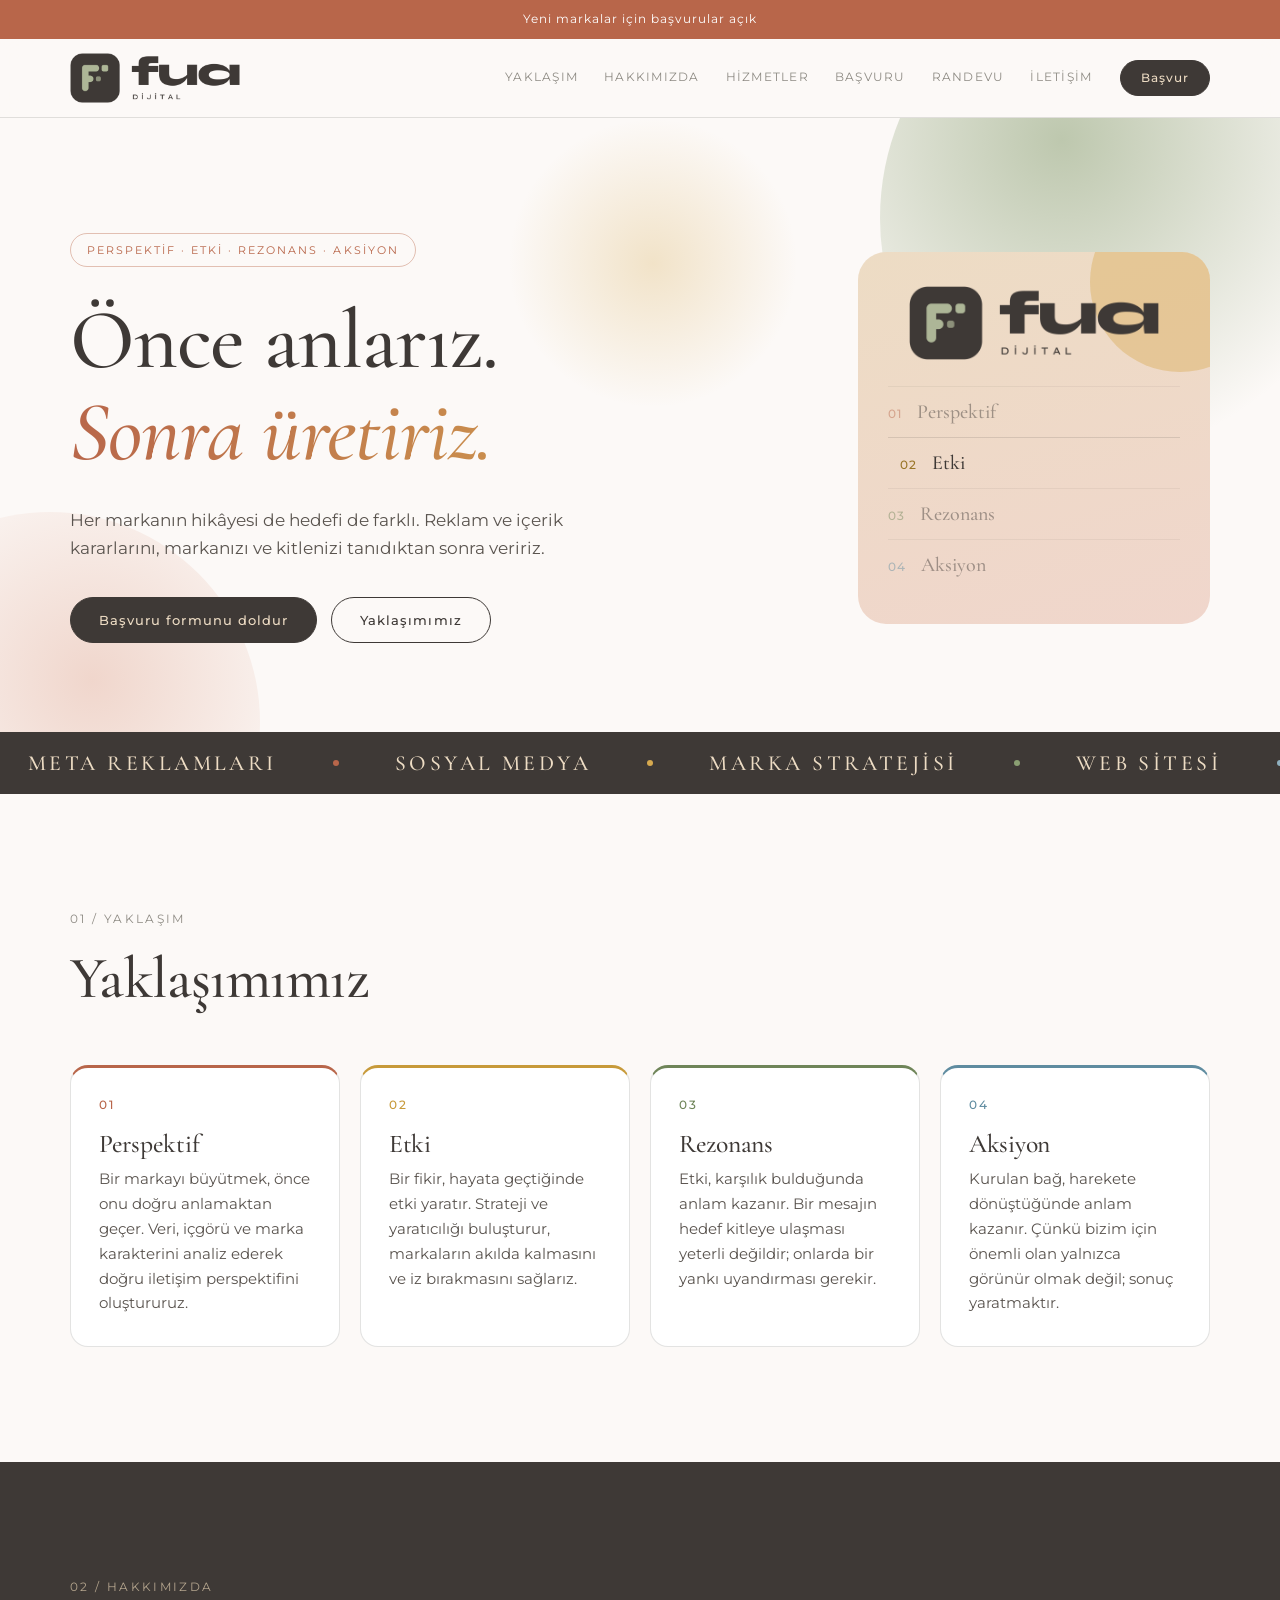
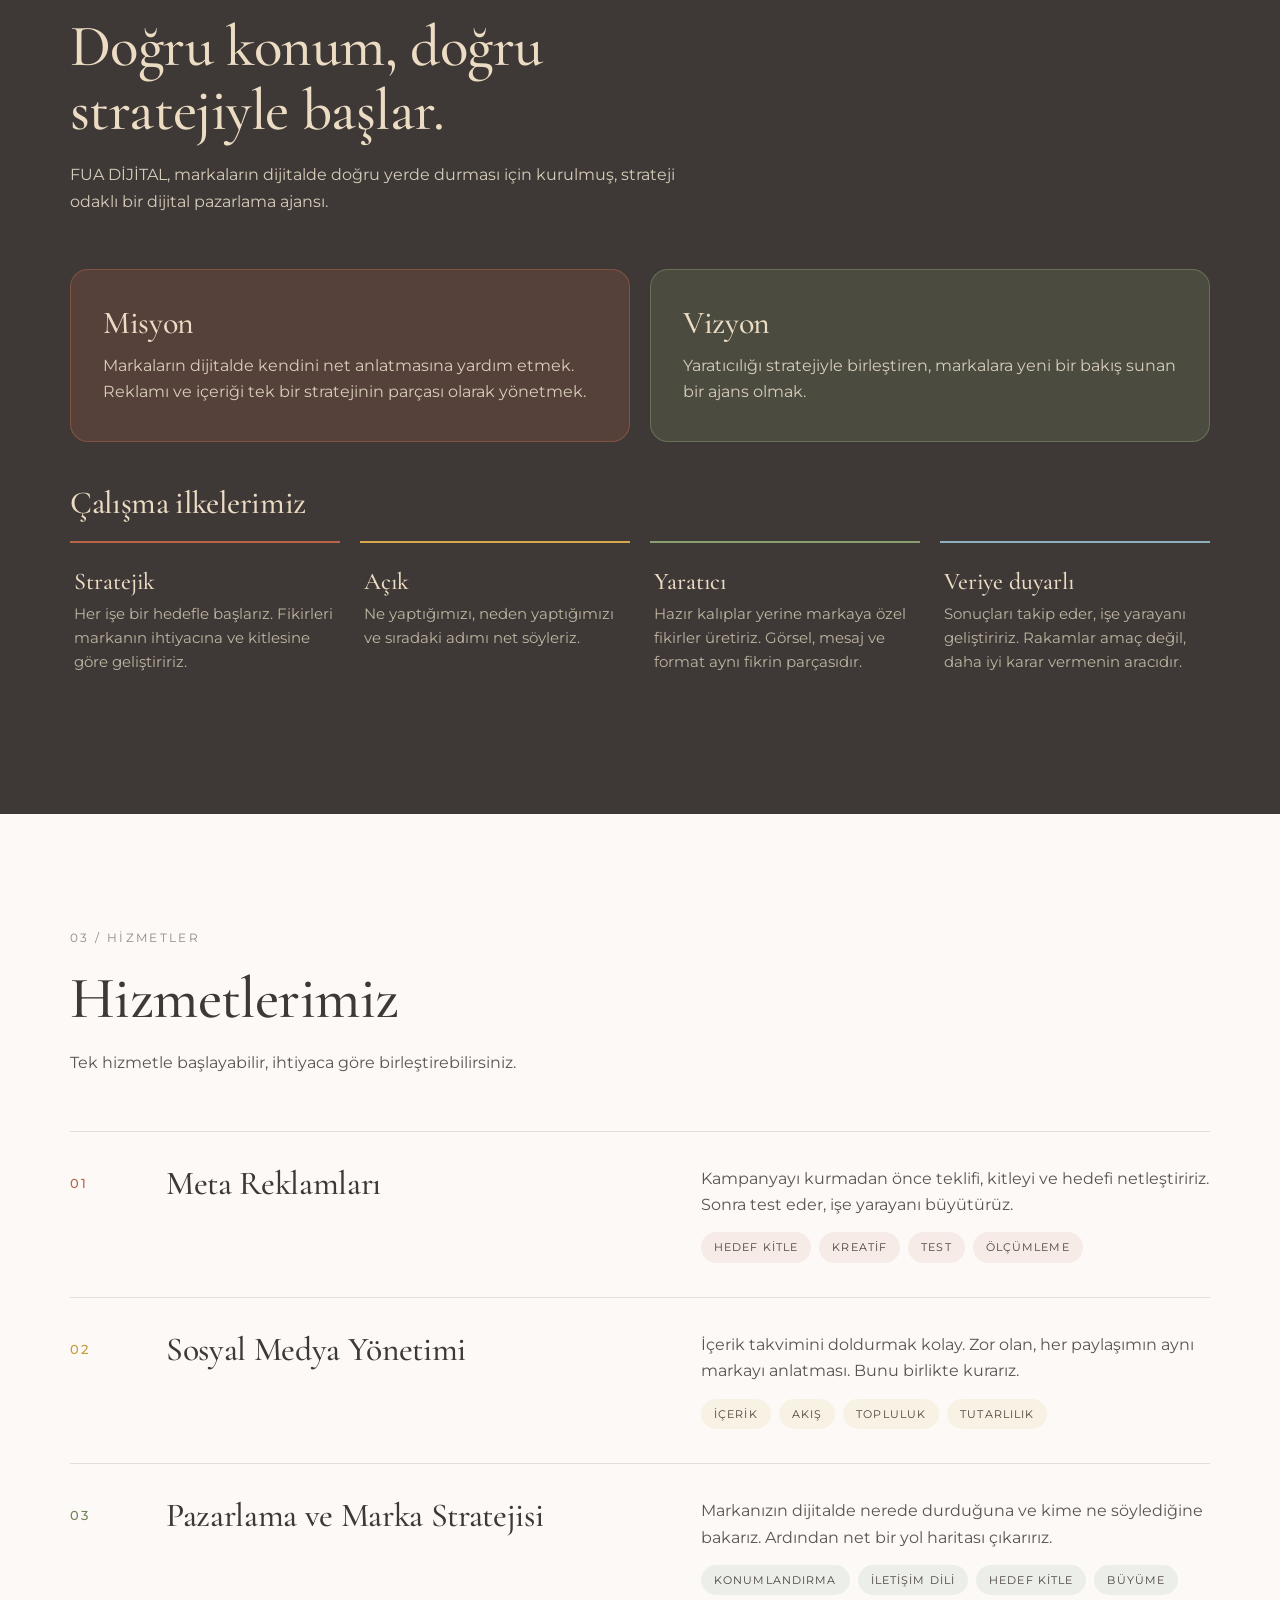
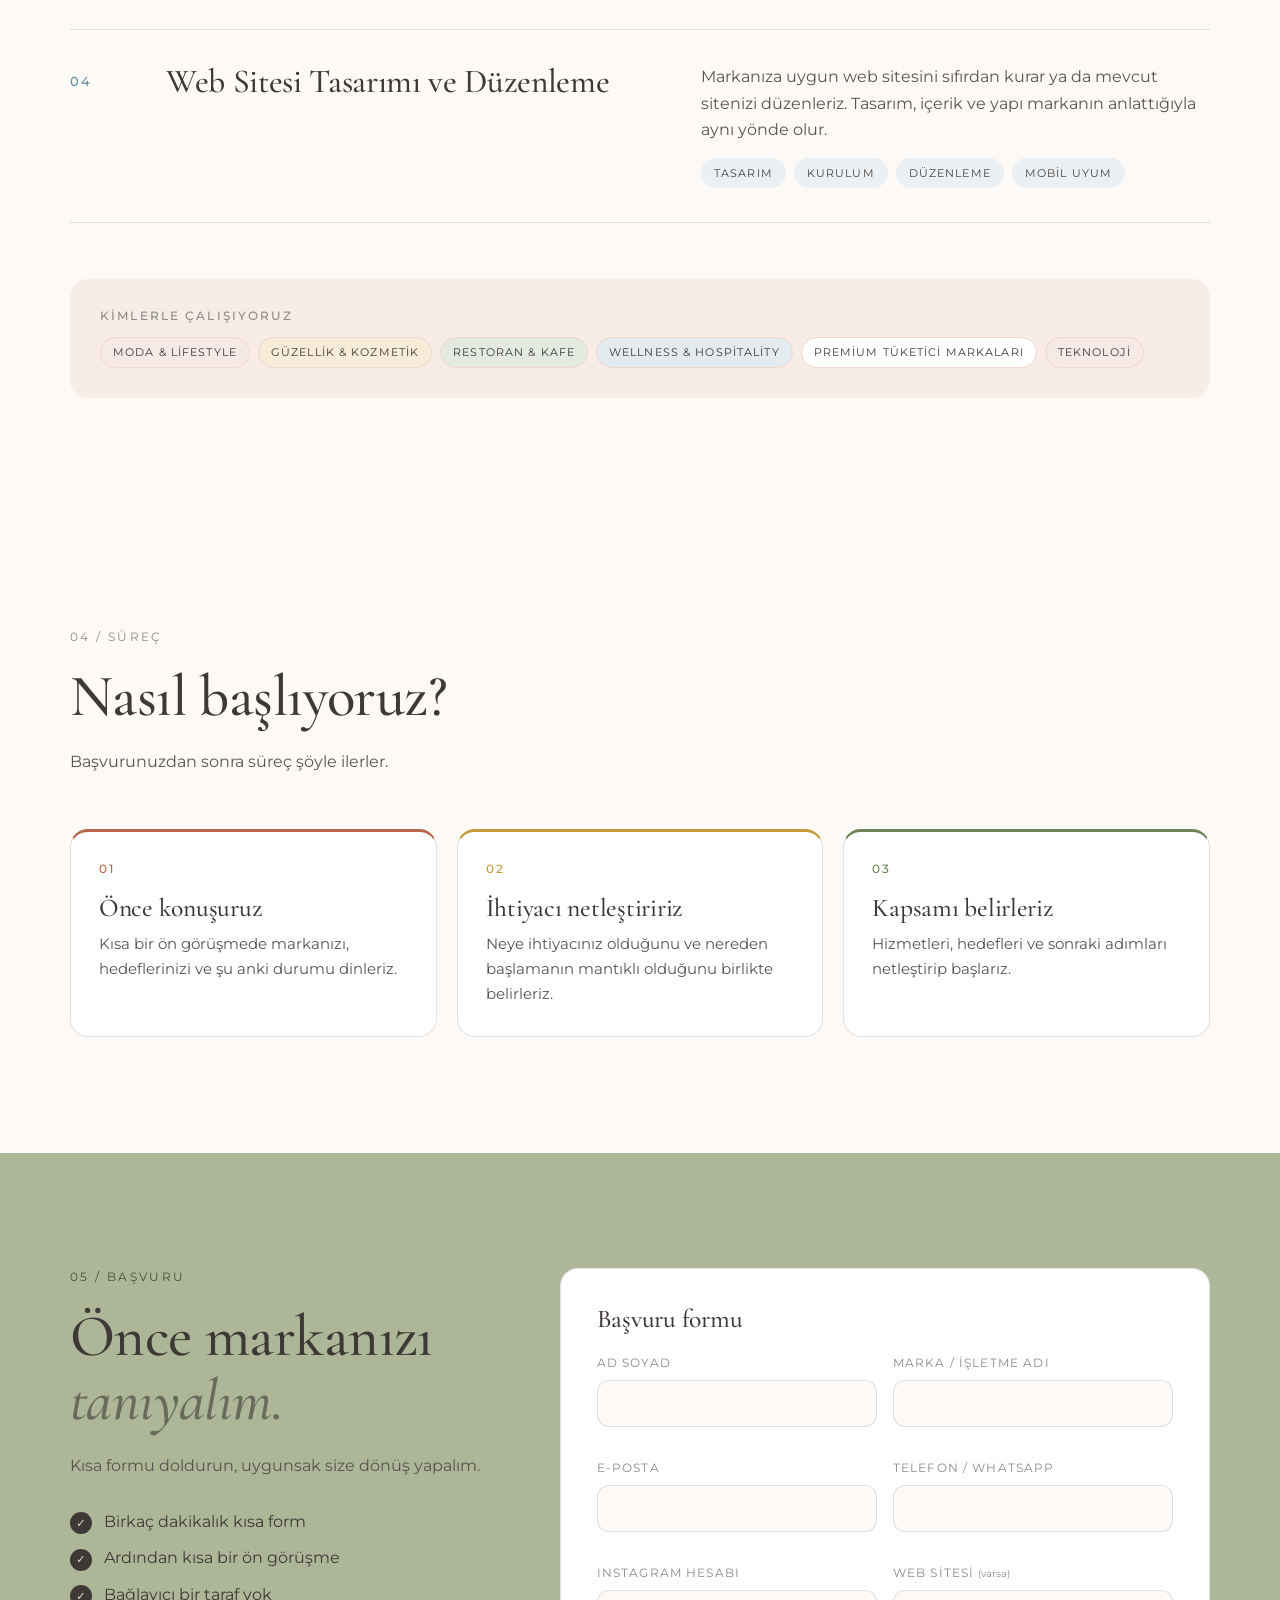
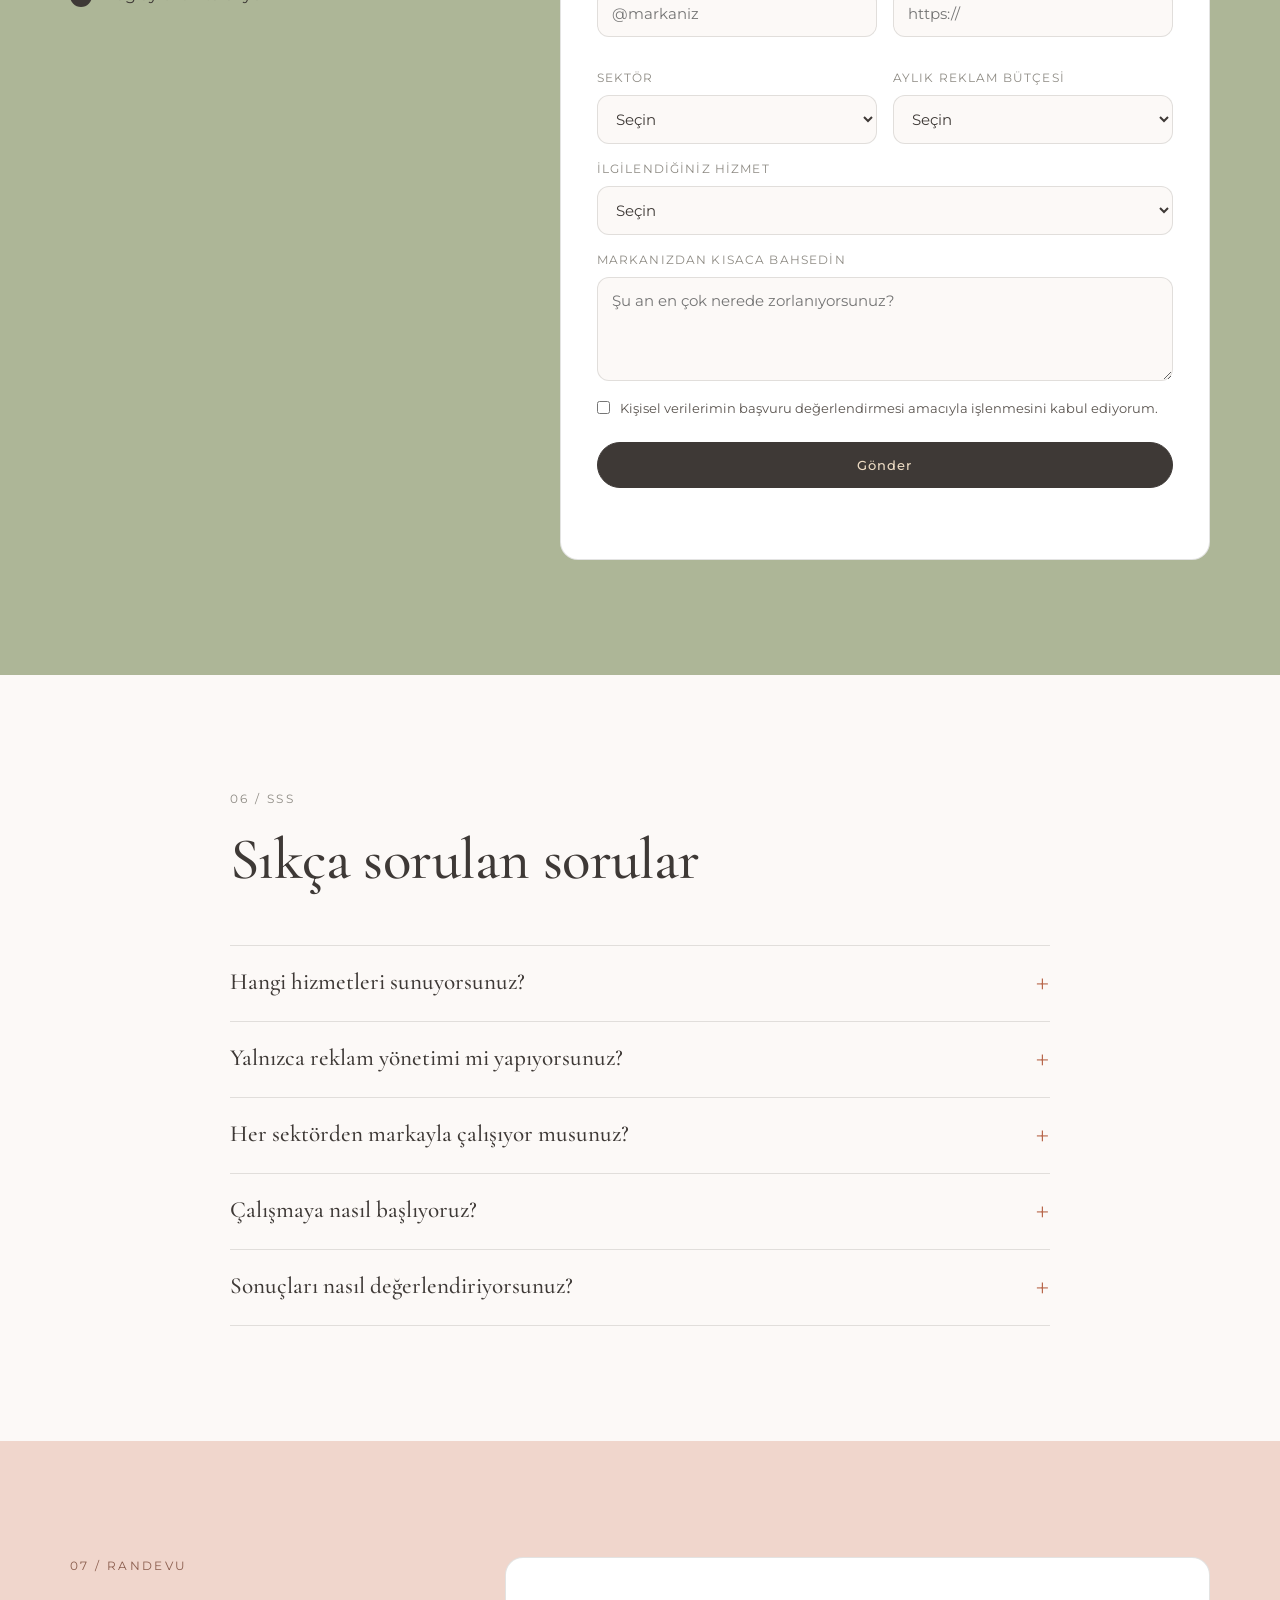
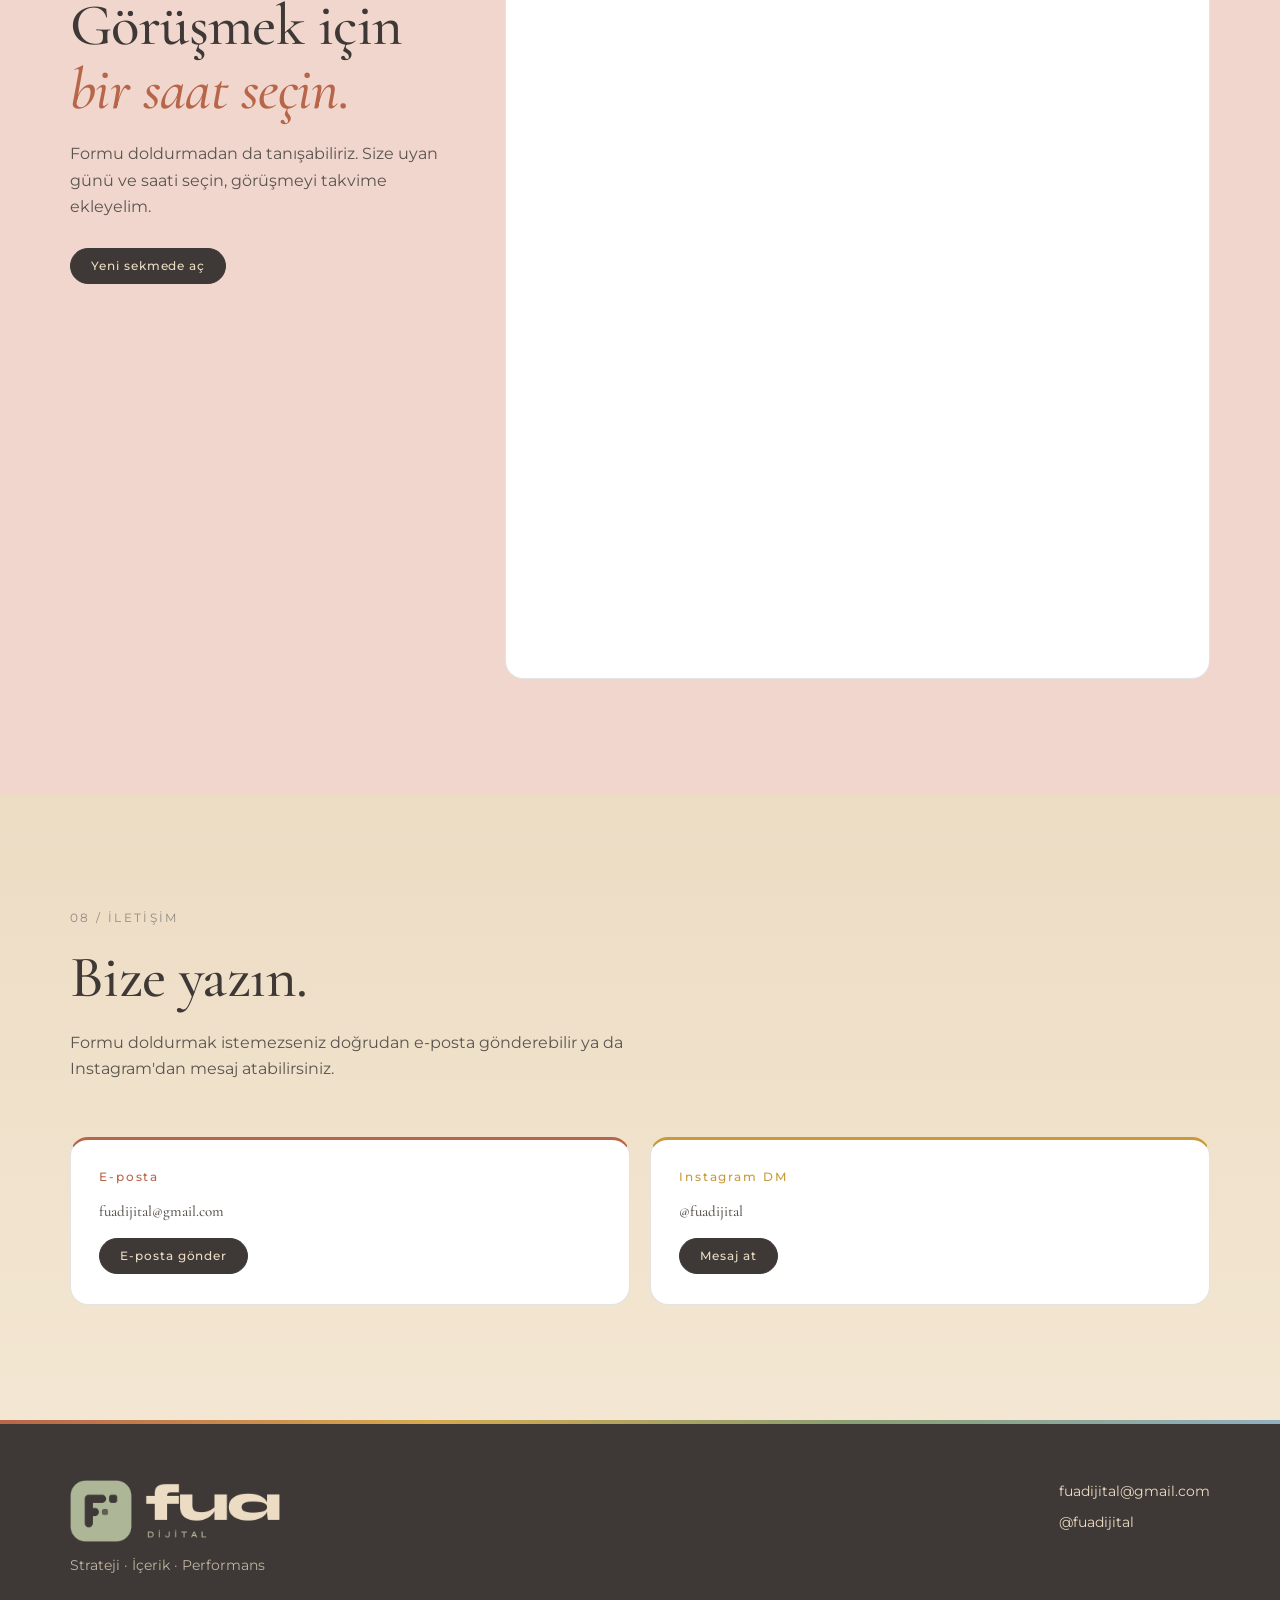
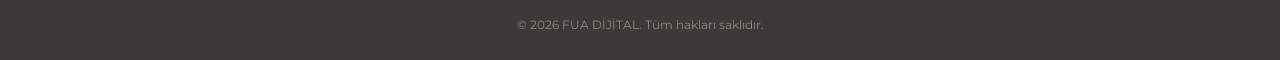
<file: index.html>
<!doctype html>
<html lang="tr">
<head>
<meta charset="utf-8">
<meta name="viewport" content="width=device-width, initial-scale=1">
<title>FUA DİJİTAL | Dijital Pazarlama Ajansı</title>
<meta name="description" content="Önce anlarız, sonra üretiriz. Meta reklam, sosyal medya, pazarlama ve marka stratejisi.">
<meta name="theme-color" content="#3E3936">
<meta property="og:type" content="website">
<meta property="og:locale" content="tr_TR">
<meta property="og:site_name" content="FUA DİJİTAL">
<meta property="og:title" content="FUA DİJİTAL | Dijital Pazarlama Ajansı">
<meta property="og:description" content="Önce anlarız, sonra üretiriz. Meta reklam, sosyal medya, pazarlama ve marka stratejisi.">
<meta property="og:url" content="https://fuadijital.com/">
<meta property="og:image" content="https://fuadijital.com/assets/og.png?v=3">
<meta property="og:image:width" content="1200">
<meta property="og:image:height" content="630">
<meta name="twitter:card" content="summary_large_image">
<link rel="icon" href="favicon.ico?v=3" sizes="any">
<link rel="icon" type="image/png" sizes="32x32" href="assets/favicon-32.png?v=3">
<link rel="apple-touch-icon" href="assets/apple-touch-icon.png?v=3">
<link rel="preconnect" href="https://fonts.googleapis.com">
<link rel="preconnect" href="https://fonts.gstatic.com" crossorigin>
<link href="https://fonts.googleapis.com/css2?family=Cormorant+Garamond:ital,wght@0,400;0,500;0,600;1,400;1,500&family=Montserrat:wght@300;400;500;600&display=swap" rel="stylesheet">
<link rel="stylesheet" href="style.css?v=10">
</head>
<body>
<div class="progress" id="progress" aria-hidden="true"></div>
<div id="announce" class="announce" hidden></div>
<header class="nav" id="top">
  <a class="brand" href="#top" aria-label="FUA DİJİTAL, ana sayfa"><img id="brandLogo" alt="" hidden><span id="brandName">FUA DİJİTAL</span></a>
  <nav id="navLinks" class="nav-links" aria-label="Ana menü"></nav>
  <a id="navCta" class="btn btn-sm" href="#basvuru">Başvur</a>
  <button id="burger" class="burger" aria-label="Menü" aria-expanded="false"><span></span><span></span></button>
</header>

<main>
  <section class="hero" id="hero">
    <div class="wrap hero-grid">
      <div class="hero-copy">
        <span class="badge" id="heroBadge"></span>
        <h1><span id="heroTitle"></span> <em id="heroAccent"></em></h1>
        <p class="lead" id="heroText"></p>
        <div class="cta-row">
          <a class="btn" id="heroCta1" href="#basvuru"></a>
          <a class="btn btn-ghost" id="heroCta2" href="#yaklasim"></a>
        </div>
        <dl class="stats" id="heroStats"></dl>
      </div>
      <aside class="hero-card" aria-hidden="true">
        <img id="heroLogo" alt="" hidden>
        <ol class="steps-mini">
          <li><b>01</b> Perspektif</li>
          <li><b>02</b> Etki</li>
          <li><b>03</b> Rezonans</li>
          <li><b>04</b> Aksiyon</li>
        </ol>
      </aside>
    </div>
  </section>

  <section class="ticker" id="tickerSec" aria-hidden="true" hidden><div class="ticker-track" id="tickerTrack"></div></section>

  <section class="marquee" id="marqueeSec" hidden>
    <p class="marquee-title" id="marqueeTitle"></p>
    <div class="marquee-row" id="marqueeRow"></div>
  </section>

  <section class="sec" id="yaklasim"><div class="wrap" id="approach"></div></section>
  <section class="sec sec-dark" id="hakkimizda"><div class="wrap" id="about"></div></section>
  <section class="sec" id="hizmetler"><div class="wrap" id="services"></div></section>
  <section class="sec" id="rapor" hidden><div class="wrap" id="demo"></div></section>
  <section class="sec sec-cream" id="sonuclar"><div class="wrap" id="results"></div></section>
  <section class="sec" id="surec"><div class="wrap" id="process"></div></section>

  <section class="sec sec-sage" id="basvuru">
    <div class="wrap apply-grid">
      <div id="applyIntro"></div>
      <form class="card form" id="applyForm" novalidate>
        <h3 id="formTitle"></h3>
        <div class="grid2">
          <label>Ad Soyad<input name="ad_soyad" required autocomplete="name"></label>
          <label>Marka / İşletme adı<input name="marka" required></label>
          <label>E-posta<input type="email" name="email" required autocomplete="email"></label>
          <label>Telefon / WhatsApp<input type="tel" name="telefon" required autocomplete="tel"></label>
          <label>Instagram hesabı<input name="instagram" placeholder="@markaniz" required></label>
          <label>Web sitesi <small>(varsa)</small><input name="web" placeholder="https://"></label>
          <label>Sektör<select name="sektor" id="fSector" required></select></label>
          <label>Aylık reklam bütçesi<select name="butce" id="fBudget"></select></label>
        </div>
        <label>İlgilendiğiniz hizmet<select name="hizmet" id="fService"></select></label>
        <label>Markanızdan kısaca bahsedin<textarea name="mesaj" rows="4" placeholder="Şu an en çok nerede zorlanıyorsunuz?"></textarea></label>
        <input type="text" name="_gotcha" tabindex="-1" autocomplete="off" class="hp" aria-hidden="true">
        <label class="check"><input type="checkbox" name="kvkk" required> <span id="kvkkText"></span></label>
        <button class="btn btn-dark" type="submit" id="submitBtn"></button>
        <p class="form-msg" id="formMsg" role="status" aria-live="polite"></p>
      </form>
    </div>
  </section>

  <section class="sec" id="sss"><div class="wrap narrow" id="faq"></div></section>
  <section class="sec sec-sage" id="randevu" hidden><div class="wrap" id="booking"></div></section>
  <section class="sec sec-cream" id="iletisim"><div class="wrap" id="contact"></div></section>
</main>

<footer class="footer">
  <div class="wrap foot-grid">
    <div><img id="footLogo" alt="" hidden><strong id="footName"></strong><p id="footTag"></p></div>
    <div class="foot-links" id="footLinks"></div>
  </div>
  <p class="copy" id="footCopy"></p>
</footer>

<script src="app.js?v=10"></script>
</body>
</html>
</file>
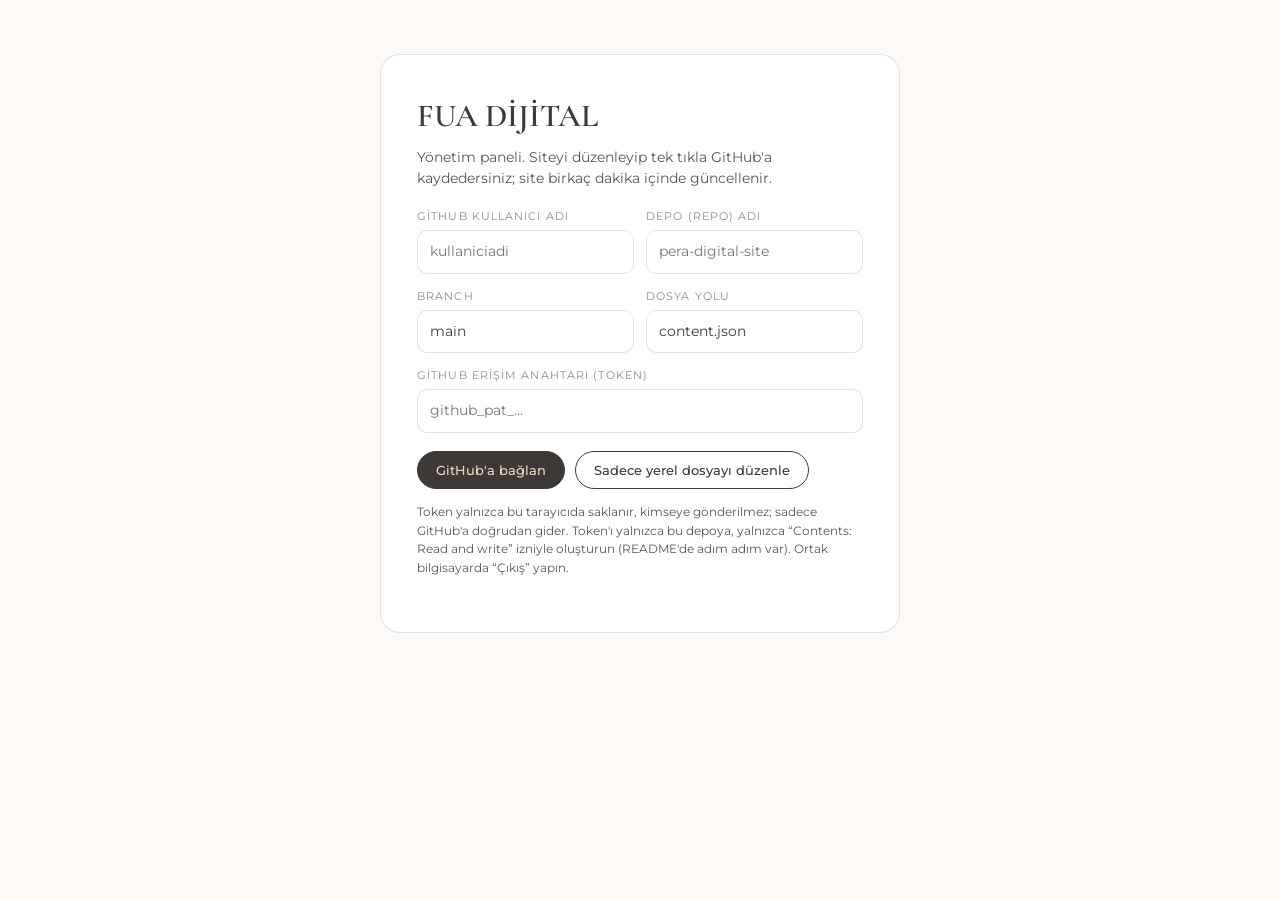
<file: admin/index.html>
<!doctype html>
<html lang="tr">
<head>
<meta charset="utf-8">
<meta name="viewport" content="width=device-width, initial-scale=1">
<meta name="robots" content="noindex,nofollow">
<title>FUA DİJİTAL · Yönetim Paneli</title>
<link rel="icon" href="../favicon.ico?v=3" sizes="any">
<link href="https://fonts.googleapis.com/css2?family=Cormorant+Garamond:wght@500;600&family=Montserrat:wght@400;500;600&display=swap" rel="stylesheet">
<style>
:root{--dark:#3E3936;--taupe:#B4A58E;--cream:#EDDCC4;--grey:#8E8B84;--sage:#ADB697;--paper:#FCF9F7;--line:rgba(62,57,54,.14)}
*{box-sizing:border-box;margin:0;padding:0}
body{font:400 14px/1.55 Montserrat,system-ui,sans-serif;color:var(--dark);background:var(--paper)}
[hidden]{display:none!important}
h1,h2{font-family:'Cormorant Garamond',serif;font-weight:600}
button,.btn{font:500 13px Montserrat,sans-serif;padding:10px 18px;border-radius:999px;border:1px solid var(--dark);background:var(--dark);color:var(--cream);cursor:pointer;text-decoration:none;display:inline-block}
button:hover{opacity:.88}
button.ghost{background:transparent;color:var(--dark)}
button.danger{background:transparent;color:#b5483a;border-color:#b5483a}
button.sm{padding:5px 11px;font-size:12px}
button:disabled{opacity:.5;pointer-events:none}
input,textarea,select{width:100%;padding:10px 12px;border:1px solid var(--line);border-radius:10px;background:#fff;font:inherit;color:inherit}
input:focus,textarea:focus{outline:0;border-color:var(--taupe);box-shadow:0 0 0 3px rgba(180,165,142,.25)}
textarea{resize:vertical;min-height:70px}
label{display:block;font-size:11px;letter-spacing:.1em;text-transform:uppercase;color:var(--grey);margin:0 0 5px}

.login{max-width:520px;margin:6vh auto;padding:36px;background:#fff;border:1px solid var(--line);border-radius:20px}
.login h1{font-size:2rem;margin-bottom:6px}
.login p{color:#5a544f;margin-bottom:18px}
.login .f{margin-bottom:14px}
.login .row{display:flex;gap:10px;flex-wrap:wrap;margin-top:18px}
.note{font-size:12px;color:var(--grey);margin-top:14px}
.err{color:#b5483a}.ok{color:#3d5a2c}

.app{display:grid;grid-template-columns:230px 1fr;min-height:100vh}
aside{background:var(--dark);color:var(--cream);padding:22px 16px;position:sticky;top:0;height:100vh;overflow:auto}
aside h1{font-size:1.5rem;letter-spacing:.18em;margin-bottom:2px}
aside small{color:var(--taupe);display:block;margin-bottom:22px}
aside a{display:block;padding:9px 12px;border-radius:10px;color:var(--cream);text-decoration:none;cursor:pointer;margin-bottom:2px}
aside a:hover{background:rgba(255,255,255,.08)}
aside a.on{background:var(--cream);color:var(--dark);font-weight:600}
main{padding:0 0 100px}
.bar{position:sticky;top:0;z-index:5;display:flex;gap:10px;align-items:center;flex-wrap:wrap;padding:14px 28px;background:rgba(252,249,247,.94);backdrop-filter:blur(8px);border-bottom:1px solid var(--line)}
.bar .sp{margin-right:auto}
#status{font-size:12px}
.pane{padding:28px;max-width:860px}
.pane h2{font-size:2rem;margin-bottom:20px}
.fld{margin-bottom:16px}
.grp{border:1px solid var(--line);border-radius:14px;padding:18px;margin:6px 0 18px;background:#fff}
.grp>h3{font:600 12px Montserrat;letter-spacing:.14em;text-transform:uppercase;color:var(--grey);margin-bottom:14px}
.item{border:1px solid var(--line);border-radius:12px;padding:14px;margin-bottom:12px;background:var(--paper)}
.item-h{display:flex;gap:6px;align-items:center;margin-bottom:12px}
.item-h b{margin-right:auto;font-size:12px;color:var(--grey);letter-spacing:.1em;text-transform:uppercase}
.srow{display:flex;gap:8px;margin-bottom:8px}
.hint{font-size:12px;color:var(--grey);margin:-8px 0 14px}
.two{display:grid;grid-template-columns:1fr 1fr;gap:12px}
@media(max-width:760px){.app{grid-template-columns:1fr}aside{position:static;height:auto;display:flex;flex-wrap:wrap;gap:4px}aside h1,aside small{width:100%}.two{grid-template-columns:1fr}.bar,.pane{padding-inline:16px}}
</style>
</head>
<body>

<section class="login" id="login">
  <h1>FUA DİJİTAL</h1>
  <p>Yönetim paneli. Siteyi düzenleyip tek tıkla GitHub'a kaydedersiniz; site birkaç dakika içinde güncellenir.</p>
  <div class="two">
    <div class="f"><label>GitHub kullanıcı adı</label><input id="gOwner" placeholder="kullaniciadi"></div>
    <div class="f"><label>Depo (repo) adı</label><input id="gRepo" placeholder="pera-digital-site"></div>
  </div>
  <div class="two">
    <div class="f"><label>Branch</label><input id="gBranch" value="main"></div>
    <div class="f"><label>Dosya yolu</label><input id="gPath" value="content.json"></div>
  </div>
  <div class="f"><label>GitHub erişim anahtarı (token)</label><input id="gToken" type="password" placeholder="github_pat_..." autocomplete="off"></div>
  <div class="row">
    <button id="btnConnect">GitHub'a bağlan</button>
    <button class="ghost" id="btnLocal">Sadece yerel dosyayı düzenle</button>
  </div>
  <p class="note">Token yalnızca bu tarayıcıda saklanır, kimseye gönderilmez; sadece GitHub'a doğrudan gider. Token'ı yalnızca bu depoya, yalnızca “Contents: Read and write” izniyle oluşturun (README'de adım adım var). Ortak bilgisayarda “Çıkış” yapın.</p>
  <p class="note err" id="loginErr"></p>
</section>

<div class="app" id="app" hidden>
  <aside>
    <h1>FUA</h1><small>Yönetim paneli</small>
    <nav id="tabs"></nav>
  </aside>
  <main>
    <div class="bar">
      <span class="sp" id="status"></span>
      <button class="ghost" id="btnPreview">Önizle</button>
      <button class="ghost" id="btnDownload">JSON indir</button>
      <button class="ghost" id="btnUpload">JSON yükle</button>
      <button class="ghost" id="btnLogout">Çıkış</button>
      <button id="btnSave">GitHub'a kaydet</button>
      <input type="file" id="fileIn" accept=".json,application/json" hidden>
    </div>
    <div class="pane" id="pane"></div>
  </main>
</div>
<script src="admin.js"></script>
</body>
</html>
</file>
<file: style.css>
:root{
  --dark:#3E3936; --taupe:#B4A58E; --cream:#EDDCC4; --rose:#BBA399;
  --grey:#8E8B84; --sage:#ADB697; --paper:#FCF9F7; --line:rgba(62,57,54,.14);
  --serif:'Cormorant Garamond',Georgia,serif; --sans:'Montserrat',system-ui,sans-serif;
  --r:18px;
}
*{box-sizing:border-box;margin:0;padding:0}
html{scroll-behavior:smooth;scroll-padding-top:84px}
body{font-family:var(--sans);font-weight:400;color:var(--dark);background:var(--paper);line-height:1.65;-webkit-font-smoothing:antialiased}
img{max-width:100%;display:block}
a{color:inherit}
.wrap{width:min(1140px,100% - 40px);margin-inline:auto}
.narrow{width:min(820px,100% - 40px)}
[hidden]{display:none!important}

.announce{background:var(--dark);color:var(--cream);text-align:center;font-size:.78rem;letter-spacing:.08em;padding:9px 16px}

/* nav */
.nav{position:sticky;top:0;z-index:50;display:flex;align-items:center;gap:28px;padding:14px max(20px,calc((100% - 1140px)/2));background:rgba(252,249,247,.9);backdrop-filter:blur(12px);border-bottom:1px solid var(--line)}
.brand{display:flex;align-items:center;gap:10px;text-decoration:none;font-family:var(--serif);font-size:1.45rem;letter-spacing:.32em;font-weight:500;margin-right:auto}
.brand img{height:50px;width:auto;display:block}
.nav-links{display:flex;gap:26px}
.nav-links a{text-decoration:none;font-size:.78rem;letter-spacing:.1em;text-transform:uppercase;color:var(--grey);transition:color .2s}
.nav-links a:hover{color:var(--dark)}
.burger{display:none;background:none;border:0;width:36px;height:36px;position:relative;cursor:pointer}
.burger span{position:absolute;left:7px;right:7px;height:1.5px;background:var(--dark);transition:.25s}
.burger span:first-child{top:13px}.burger span:last-child{top:21px}
.burger[aria-expanded=true] span:first-child{top:17px;transform:rotate(45deg)}
.burger[aria-expanded=true] span:last-child{top:17px;transform:rotate(-45deg)}

/* buttons */
.btn{display:inline-flex;align-items:center;gap:8px;padding:14px 28px;border-radius:999px;background:var(--dark);color:var(--cream);text-decoration:none;font:500 .82rem var(--sans);letter-spacing:.08em;border:1px solid var(--dark);cursor:pointer;transition:.25s}
.btn:hover{background:transparent;color:var(--dark)}
.btn-sm{padding:10px 20px;font-size:.74rem}
.btn-ghost{background:transparent;color:var(--dark)}
.btn-ghost:hover{background:var(--dark);color:var(--cream)}
.btn-dark{width:100%;justify-content:center;margin-top:6px}
.btn-dark:hover{background:var(--taupe);border-color:var(--taupe);color:var(--dark)}
.btn[disabled]{opacity:.55;pointer-events:none}

/* type */
h1,h2,h3{font-family:var(--serif);font-weight:500;line-height:1.08;letter-spacing:-.01em}
h1{font-size:clamp(2.8rem,6.6vw,5.4rem)}
h2{font-size:clamp(2.2rem,4.6vw,3.8rem)}
h3{font-size:1.6rem}
em{font-style:italic;color:var(--taupe)}
.sec-dark em{color:var(--cream)}
.sec-sage em{color:var(--dark);opacity:.6}
.eyebrow{font-size:.74rem;letter-spacing:.2em;text-transform:uppercase;color:var(--grey);margin-bottom:18px}
.lead{font-size:1.08rem;max-width:560px;color:#5a544f}
.sub{max-width:620px;margin-top:20px;color:#5a544f}

/* hero */
.hero{padding:clamp(56px,9vw,120px) 0 clamp(48px,7vw,90px)}
.hero-grid{display:grid;grid-template-columns:1.35fr .65fr;gap:56px;align-items:center}
.badge{display:inline-block;font-size:.7rem;letter-spacing:.18em;text-transform:uppercase;border:1px solid var(--line);padding:7px 16px;border-radius:999px;color:var(--grey);margin-bottom:28px}
.hero h1 em{display:block}
.hero .lead{margin:28px 0 34px}
.cta-row{display:flex;flex-wrap:wrap;gap:14px}
.stats{display:flex;flex-wrap:wrap;gap:36px;margin-top:52px;padding-top:28px;border-top:1px solid var(--line)}
.stats div{min-width:110px}
.stats dt{font:500 1.9rem var(--serif)}
.stats dd{font-size:.72rem;letter-spacing:.12em;text-transform:uppercase;color:var(--grey)}
.hero-card{background:var(--cream);border-radius:28px;padding:34px 30px;position:relative;overflow:hidden}
.hero-card::after{content:"";position:absolute;right:-60px;top:-60px;width:180px;height:180px;border-radius:50%;background:var(--sage);opacity:.45}
.hero-card img{width:min(100%,250px);height:auto;margin:0 auto 26px;display:block;position:relative;z-index:1}
.hero-card img[hidden]{display:none}
.steps-mini{list-style:none;position:relative;z-index:1}
.steps-mini li{display:flex;gap:14px;padding:13px 0;border-top:1px solid var(--line);font:500 1.25rem var(--serif)}
.steps-mini b{font:500 .72rem var(--sans);letter-spacing:.14em;color:var(--grey);padding-top:7px}

/* marquee */
.marquee{border-block:1px solid var(--line);padding:26px 0;overflow:hidden}
.marquee-title{text-align:center;font-size:.7rem;letter-spacing:.2em;text-transform:uppercase;color:var(--grey);margin-bottom:14px}
.marquee-row{display:flex;gap:56px;justify-content:center;flex-wrap:wrap;font:500 1.4rem var(--serif);letter-spacing:.14em;color:var(--taupe)}

/* sections */
.sec{padding:clamp(64px,9vw,120px) 0}
.sec-dark{background:var(--dark);color:var(--cream)}
.sec-dark .eyebrow{color:var(--taupe)}
.sec-dark .sub{color:#d8cdbb}
.sec-cream{background:var(--cream)}
.sec-sage{background:var(--sage)}
.sec-sage .eyebrow{color:#4a4f3c}
.head{margin-bottom:54px}

.cards{display:grid;grid-template-columns:repeat(auto-fit,minmax(240px,1fr));gap:20px}
.card{background:#fff;border:1px solid var(--line);border-radius:var(--r);padding:30px 28px}
.card .num{font:500 .74rem var(--sans);letter-spacing:.16em;color:var(--taupe);display:block;margin-bottom:18px}
.card h3{margin-bottom:10px}
.card p{color:#5a544f;font-size:.94rem}

/* about */
.mv{display:grid;grid-template-columns:1fr 1fr;gap:20px;margin-bottom:20px}
.mv .box{border:1px solid rgba(237,220,196,.22);border-radius:var(--r);padding:36px 32px}
.mv .box h3{color:var(--cream);font-size:2rem;margin-bottom:12px}
.mv .box p{color:#d8cdbb}
.values{display:grid;grid-template-columns:repeat(auto-fit,minmax(220px,1fr));gap:20px;margin-top:20px}
.values .v{padding:24px 4px;border-top:1px solid rgba(237,220,196,.22)}
.values h4{font:500 1.5rem var(--serif);margin-bottom:6px;color:var(--cream)}
.values p{color:#bfb4a2;font-size:.92rem}

/* services */
.svc{display:grid;gap:0}
.svc-item{display:grid;grid-template-columns:70px 1fr 1fr;gap:26px;padding:34px 0;border-top:1px solid var(--line);align-items:start}
.svc-item:last-child{border-bottom:1px solid var(--line)}
.svc-item .num{font:500 .8rem var(--sans);letter-spacing:.16em;color:var(--taupe);padding-top:10px}
.svc-item h3{font-size:2.1rem}
.svc-item p{color:#5a544f;margin-bottom:14px}
.tags{display:flex;flex-wrap:wrap;gap:8px}
.tags span{font-size:.7rem;letter-spacing:.1em;text-transform:uppercase;border:1px solid var(--line);padding:5px 12px;border-radius:999px;color:var(--grey)}
.audience{margin-top:56px;padding:30px;border-radius:var(--r);background:var(--cream)}
.audience h4{font:500 .74rem var(--sans);letter-spacing:.18em;text-transform:uppercase;color:var(--grey);margin-bottom:14px}
.audience .tags span{background:#fff;color:var(--dark)}

/* results */
.res{display:grid;grid-template-columns:repeat(auto-fit,minmax(300px,1fr));gap:20px}
.res .card{background:var(--paper)}
.res .tag{font-size:.7rem;letter-spacing:.16em;text-transform:uppercase;color:var(--grey)}
.res .metric{font:500 3.4rem var(--serif);line-height:1;margin:18px 0 4px}
.res .metric-l{font-size:.74rem;letter-spacing:.12em;text-transform:uppercase;color:var(--grey);margin-bottom:14px}

/* process */
.proc{display:grid;grid-template-columns:repeat(auto-fit,minmax(240px,1fr));gap:20px;counter-reset:s}
.proc .card{position:relative}
.proc .time{position:absolute;right:24px;top:26px;font:500 .74rem var(--sans);letter-spacing:.1em;color:var(--grey)}

/* apply */
.apply-grid{display:grid;grid-template-columns:.8fr 1.2fr;gap:56px;align-items:start}
.checks{list-style:none;margin-top:30px;display:grid;gap:10px}
.checks li::before{content:"✓";display:inline-grid;place-items:center;width:22px;height:22px;border-radius:50%;background:var(--dark);color:var(--cream);font-size:.7rem;margin-right:12px}
.form{padding:36px}
.form h3{margin-bottom:22px}
.grid2{display:grid;grid-template-columns:1fr 1fr;gap:16px}
.form label{display:block;font-size:.72rem;letter-spacing:.1em;text-transform:uppercase;color:var(--grey);margin-bottom:16px}
.form small{text-transform:none;letter-spacing:0}
.form input:not([type=checkbox]),.form select,.form textarea{display:block;width:100%;margin-top:7px;padding:13px 14px;border:1px solid var(--line);border-radius:12px;background:var(--paper);font:400 .95rem var(--sans);color:var(--dark);transition:border .2s,box-shadow .2s}
.form input:focus,.form select:focus,.form textarea:focus{outline:0;border-color:var(--taupe);box-shadow:0 0 0 3px rgba(180,165,142,.25)}
.form .invalid{border-color:#b5483a!important}
.form .check{display:flex;gap:10px;align-items:flex-start;text-transform:none;letter-spacing:0;font-size:.84rem;color:#5a544f}
.form .check input{margin-top:4px;accent-color:var(--dark)}
.hp{position:absolute!important;left:-9999px;width:1px;height:1px;opacity:0}
.form-msg{margin-top:14px;font-size:.9rem;min-height:1.4em}
.form-msg.ok{color:#3d5a2c}.form-msg.err{color:#b5483a}
.success{text-align:center;padding:30px 10px}
.success h3{font-size:2.2rem;margin-bottom:8px}

/* faq */
details{border-top:1px solid var(--line);padding:22px 0}
details:last-child{border-bottom:1px solid var(--line)}
summary{list-style:none;cursor:pointer;display:flex;justify-content:space-between;gap:20px;font:500 1.45rem var(--serif)}
summary::-webkit-details-marker{display:none}
summary::after{content:"+";font:300 1.6rem var(--sans);color:var(--taupe);transition:.25s}
details[open] summary::after{transform:rotate(45deg)}
details p{margin-top:12px;color:#5a544f;max-width:640px}

/* footer */
.footer{background:var(--dark);color:var(--cream);padding:56px 0 24px}
.foot-grid{display:flex;justify-content:space-between;gap:30px;flex-wrap:wrap}
.footer strong{font:500 1.6rem var(--serif);letter-spacing:.3em}
.footer p{color:#bfb4a2;font-size:.85rem;margin-top:6px}
.foot-links{display:flex;flex-direction:column;gap:8px;font-size:.88rem}
.foot-links a{text-decoration:none;color:var(--cream)}
.foot-links a:hover{color:var(--taupe)}
.footer .copy{text-align:center;margin-top:40px;font-size:.74rem;color:#8e8b84}

.reveal{opacity:0;transform:translateY(18px);transition:.7s cubic-bezier(.2,.7,.2,1)}
.reveal.in{opacity:1;transform:none}
@media (prefers-reduced-motion:reduce){.reveal{opacity:1;transform:none;transition:none}html{scroll-behavior:auto}}

@media (max-width:900px){
  .hero-grid,.apply-grid,.mv{grid-template-columns:1fr}
  .hero-card{max-width:380px}
  .svc-item{grid-template-columns:1fr;gap:10px;padding:28px 0}
  .svc-item .num{padding-top:0}
  .svc-item h3{font-size:1.8rem}
  .burger{display:block}
  .nav-links{position:fixed;inset:64px 0 auto 0;background:var(--paper);flex-direction:column;gap:0;padding:8px 20px 20px;border-bottom:1px solid var(--line);transform:translateY(-130%);transition:.3s;z-index:-1}
  .nav-links.open{transform:none}
  .nav-links a{padding:14px 0;border-bottom:1px solid var(--line)}
  .nav .btn-sm{display:none}
}
@media (max-width:560px){.grid2{grid-template-columns:1fr}.form{padding:26px 20px}}

.values-title{font-size:2rem;color:var(--cream);margin:44px 0 4px}
.sec-dark .head h2{max-width:18ch}

.contact{display:grid;grid-template-columns:repeat(auto-fit,minmax(260px,1fr));gap:20px}
.contact .card{display:flex;flex-direction:column;gap:18px;align-items:flex-start}
.contact .num{margin:0}
.cval{font:500 1.7rem/1.2 var(--serif);word-break:break-word;user-select:all}

/* ---------- hareket ---------- */
.progress{position:fixed;top:0;left:0;right:0;height:2px;background:var(--taupe);transform-origin:0 50%;transform:scaleX(0);z-index:100;pointer-events:none}

.reveal{transition:opacity .7s cubic-bezier(.2,.7,.2,1),transform .7s cubic-bezier(.2,.7,.2,1),box-shadow .35s,border-color .35s}
.card.reveal.in:hover,.panel.reveal.in:hover{transform:translateY(-4px);box-shadow:0 18px 40px -22px rgba(62,57,54,.45);border-color:var(--taupe)}
.svc-item{transition:padding .3s}
.svc-item:hover h3{font-style:italic}
.svc-item h3{transition:letter-spacing .3s}
.svc-item:hover h3{letter-spacing:.01em}

.hero{position:relative;overflow:hidden}
.hero::before{content:"";position:absolute;width:520px;height:520px;right:-120px;top:-160px;border-radius:50%;background:radial-gradient(circle at 35% 35%,rgba(173,182,151,.5),rgba(173,182,151,0) 68%);animation:drift 14s ease-in-out infinite alternate;pointer-events:none}
.hero::after{content:"";position:absolute;width:420px;height:420px;left:-160px;bottom:-200px;border-radius:50%;background:radial-gradient(circle at 60% 40%,rgba(237,220,196,.9),rgba(237,220,196,0) 68%);animation:drift 18s ease-in-out infinite alternate-reverse;pointer-events:none}
.hero .wrap{position:relative;z-index:1}
@keyframes drift{from{transform:translate(0,0) scale(1)}to{transform:translate(-50px,40px) scale(1.12)}}
.hero-card{animation:bob 7s ease-in-out infinite}
@keyframes bob{50%{transform:translateY(-10px)}}
.hero-card::after{animation:pulse 6s ease-in-out infinite}
@keyframes pulse{50%{transform:scale(1.25);opacity:.3}}
.steps-mini li{opacity:.45;transition:opacity .5s,padding .5s}
.steps-mini li.on{opacity:1;padding-left:12px}
.steps-mini li.on b{color:var(--dark)}
.hero h1 em{background:linear-gradient(100deg,var(--taupe),var(--rose),var(--taupe));background-size:200% 100%;-webkit-background-clip:text;background-clip:text;-webkit-text-fill-color:transparent;animation:sheen 8s linear infinite}
@keyframes sheen{to{background-position:-200% 0}}

/* kayan şerit */
.ticker{overflow:hidden;background:var(--dark);color:var(--cream);padding:18px 0;display:flex}
.ticker-track{display:flex;width:max-content;animation:tick 38s linear infinite}
.ticker:hover .ticker-track{animation-play-state:paused}
.ticker-track>div{display:flex;flex:none}
.ticker-track span{font:500 1.35rem var(--serif);letter-spacing:.16em;text-transform:uppercase;white-space:nowrap;padding:0 28px;display:flex;align-items:center;gap:56px}
.ticker-track span::after{content:"";width:6px;height:6px;border-radius:50%;background:var(--taupe);flex:none}
@keyframes tick{to{transform:translateX(-50%)}}

/* örnek rapor */
.kpis{display:grid;grid-template-columns:repeat(auto-fit,minmax(200px,1fr));gap:16px;margin-bottom:16px}
.kpi,.panel{background:rgba(237,220,196,.06);border:1px solid rgba(237,220,196,.2);border-radius:var(--r);padding:26px 24px}
.kpi .kl{display:block;font-size:.7rem;letter-spacing:.16em;text-transform:uppercase;color:var(--taupe);margin-bottom:10px}
.kpi strong{font:500 3rem/1 var(--serif);color:var(--cream)}
.kpi strong small{font:500 1.1rem var(--serif);margin-left:2px;color:#d8cdbb}
.delta{display:block;width:fit-content;margin-top:14px;font-size:.78rem;letter-spacing:.06em;color:var(--sage);background:rgba(173,182,151,.14);padding:3px 11px;border-radius:999px}
.delta::before{content:"↑ "}
.charts{display:grid;grid-template-columns:1.5fr 1fr;gap:16px}
.panel h3{font-size:1.35rem;color:var(--cream);margin-bottom:18px}
.panel svg{width:100%;height:auto;display:block;overflow:visible}
.gl{stroke:rgba(237,220,196,.14);stroke-width:1}
.ax{fill:#bfb4a2;font:400 11px var(--sans)}
.area{fill:url(#ag);opacity:0;transition:opacity 1.2s .8s}
.lp{fill:none;stroke:var(--cream);stroke-width:2.6;stroke-linecap:round;stroke-dasharray:1;stroke-dashoffset:1;transition:stroke-dashoffset 2s cubic-bezier(.3,.6,.2,1) .2s}
.dot{fill:var(--dark);stroke:var(--cream);stroke-width:2;opacity:0;transition:opacity .4s calc(.5s + var(--i)*.15s)}
.dot.last{fill:var(--sage);stroke:var(--cream)}
.lastv{fill:var(--cream);font:600 13px var(--sans);opacity:0;transition:opacity .5s 2s}
.in .lp{stroke-dashoffset:0}.in .area,.in .dot,.in .lastv{opacity:1}
.bars{display:grid;gap:18px;margin-top:6px}
.brow{display:grid;grid-template-columns:120px 1fr 74px;gap:12px;align-items:center;font-size:.84rem}
.bl{color:#d8cdbb}.bv{text-align:right;color:var(--cream);font-weight:600}
.bt{height:12px;border-radius:999px;background:rgba(237,220,196,.12);overflow:hidden}
.bt i{display:block;height:100%;width:0;border-radius:999px;background:linear-gradient(90deg,var(--taupe),var(--cream));transition:width 1.3s cubic-bezier(.3,.6,.2,1) calc(.2s + var(--i)*.15s)}
.in .bt i{width:var(--w)}
.panel.reveal.in:hover{background:rgba(237,220,196,.09)}

/* randevu */
.book{display:grid;grid-template-columns:.7fr 1.3fr;gap:56px;align-items:start}
.cal{background:#fff;border:1px solid var(--line);border-radius:var(--r);overflow:hidden;min-height:420px}
.cal iframe{display:block;width:100%;height:720px;border:0}

@media (max-width:900px){
  .charts,.book{grid-template-columns:1fr}
  .cal iframe{height:680px}
  .ticker-track span{font-size:1.1rem;padding:0 18px;gap:36px}
}
@media (max-width:560px){.panel svg .ax{font-size:19px}.panel svg .lastv{font-size:22px}.brow{grid-template-columns:96px 1fr 66px}.kpi strong{font-size:2.5rem}}
@media (prefers-reduced-motion:reduce){
  *{animation:none!important}
  .lp{stroke-dashoffset:0;transition:none}.area,.dot,.lastv{opacity:1;transition:none}.bt i{width:var(--w);transition:none}
}
@media (max-width:1100px) and (min-width:901px){.nav{gap:18px}.nav-links{gap:16px}.nav-links a{font-size:.72rem;letter-spacing:.06em}}

.demo-intro{margin:-12px 0 40px;max-width:620px}
.demo-intro h4{font:500 .74rem var(--sans);letter-spacing:.18em;text-transform:uppercase;color:var(--taupe);margin-bottom:8px}
.demo-intro p{color:#d8cdbb}
.kpi-title{font:500 .72rem var(--sans);letter-spacing:.2em;text-transform:uppercase;color:var(--taupe);margin-bottom:14px}
.kcap{display:block;margin-top:12px;font-size:.84rem;color:#bfb4a2}
.demo-foot{font-size:.76rem;color:#bfb4a2;margin:0 0 16px}
.panel-h{margin-bottom:18px}
.panel-h .eyebrow{margin-bottom:10px}
.panel-h h3{margin-bottom:8px}
.panel-sub{display:flex;align-items:center;gap:10px;font-size:.84rem;color:#bfb4a2}
.chip{font-size:.66rem;letter-spacing:.14em;text-transform:uppercase;border:1px solid rgba(237,220,196,.35);color:var(--cream);border-radius:999px;padding:2px 10px}
.panel h3{margin-bottom:0}
.demo-close{margin-top:clamp(56px,8vw,96px);padding-top:clamp(40px,6vw,72px);border-top:1px solid rgba(237,220,196,.2)}
.demo-close h2{max-width:20ch}

.charts.one{grid-template-columns:1fr}
.bt i{min-width:6px}

/* ---------- renk paleti: marka tonları + sıcak vurgular ---------- */
:root{
  --terra:#B8664A; --gold:#D6A94F; --moss:#8A9F72; --sky:#8FB0BF; --blush:#F0D6CC; --blush-bg:#F8ECE7;
}
.announce{background:var(--terra);color:#fff}
.progress{background:linear-gradient(90deg,var(--terra),var(--gold),var(--moss))}
.btn-dark:hover{background:var(--terra);border-color:var(--terra);color:#fff}
.btn:focus-visible,a:focus-visible,summary:focus-visible{outline:2px solid var(--terra);outline-offset:3px}
.form input:focus,.form select:focus,.form textarea:focus{border-color:var(--terra);box-shadow:0 0 0 3px rgba(184,102,74,.18)}
summary::after{color:var(--terra)}

/* hero */
.hero::before{background:radial-gradient(circle at 35% 35%,rgba(138,159,114,.55),rgba(138,159,114,0) 68%)}
.hero::after{background:radial-gradient(circle at 60% 40%,rgba(240,214,204,1),rgba(240,214,204,0) 68%)}
.hero .wrap::before{content:"";position:absolute;width:300px;height:300px;left:38%;top:-120px;border-radius:50%;background:radial-gradient(circle,rgba(214,169,79,.28),rgba(214,169,79,0) 68%);animation:drift 16s ease-in-out infinite alternate;pointer-events:none;z-index:-1}
.badge{border-color:rgba(184,102,74,.4);color:var(--terra)}
.hero h1 em{background-image:linear-gradient(100deg,var(--terra),var(--gold),var(--terra))}
.hero-card{background:linear-gradient(165deg,var(--cream) 0%,var(--blush) 100%)}
.hero-card::after{background:var(--gold);opacity:.4}
.steps-mini li:nth-child(1) b{color:var(--terra)}.steps-mini li:nth-child(2) b{color:#B48A2E}
.steps-mini li:nth-child(3) b{color:#6F8559}.steps-mini li:nth-child(4) b{color:#5F8CA0}
.steps-mini li.on b{filter:brightness(.85)}

/* kayan şerit */
.ticker-track span:nth-child(4n+1)::after{background:var(--terra)}
.ticker-track span:nth-child(4n+2)::after{background:var(--gold)}
.ticker-track span:nth-child(4n+3)::after{background:var(--moss)}
.ticker-track span:nth-child(4n)::after{background:var(--sky)}

/* kartlar: her birine kendi rengi */
.cards .card:nth-child(4n+1),.proc .card:nth-child(4n+1),.contact .card:nth-child(4n+1){--c:var(--terra)}
.cards .card:nth-child(4n+2),.proc .card:nth-child(4n+2),.contact .card:nth-child(4n+2){--c:#C79A3A}
.cards .card:nth-child(4n+3),.proc .card:nth-child(4n+3),.contact .card:nth-child(4n+3){--c:#6F8559}
.cards .card:nth-child(4n),.proc .card:nth-child(4n),.contact .card:nth-child(4n){--c:#5F8CA0}
.cards .card,.proc .card,.contact .card{border-top:3px solid var(--c,var(--taupe))}
.cards .card .num,.proc .card .num,.contact .card .num{color:var(--c,var(--taupe))}
.card.reveal.in:hover{border-color:var(--c,var(--taupe))}

/* hakkımızda (koyu) */
.mv .box:first-child{background:rgba(184,102,74,.2);border-color:rgba(184,102,74,.45)}
.mv .box:last-child{background:rgba(138,159,114,.18);border-color:rgba(138,159,114,.45)}
.values .v:nth-child(4n+1){border-top-color:var(--terra)}.values .v:nth-child(4n+2){border-top-color:var(--gold)}
.values .v:nth-child(4n+3){border-top-color:var(--moss)}.values .v:nth-child(4n){border-top-color:var(--sky)}
.values .v{border-top-width:2px}

/* hizmetler */
.svc-item:nth-child(4n+1){--c:var(--terra)}.svc-item:nth-child(4n+2){--c:#C79A3A}
.svc-item:nth-child(4n+3){--c:#6F8559}.svc-item:nth-child(4n){--c:#5F8CA0}
.svc-item .num{color:var(--c)}
.svc-item .tags span{background:color-mix(in srgb,var(--c) 13%,#fff);border-color:transparent;color:#4a423d}
.audience{background:var(--blush-bg)}
.audience .tags span{background:#fff;border:1px solid var(--blush)}
.audience .tags span:nth-child(5n+1){background:color-mix(in srgb,var(--terra) 14%,#fff)}
.audience .tags span:nth-child(5n+2){background:color-mix(in srgb,var(--gold) 22%,#fff)}
.audience .tags span:nth-child(5n+3){background:color-mix(in srgb,var(--moss) 22%,#fff)}
.audience .tags span:nth-child(5n+4){background:color-mix(in srgb,var(--sky) 25%,#fff)}

/* randevu: sıcak blush zemin */
#randevu{background:var(--blush)}
#randevu .eyebrow{color:#8a5d4d}
#randevu em{color:var(--terra);opacity:1}

/* sonuçlar / iletişim */
.sec-cream{background:linear-gradient(180deg,var(--cream),#F3E6D2)}
.footer{border-top:4px solid;border-image:linear-gradient(90deg,var(--terra),var(--gold),var(--moss),var(--sky)) 1}
.foot-links a:hover{color:var(--gold)}

/* ---------- performans raporu ---------- */
#rapor{background:linear-gradient(180deg,#3E3936 0%,#37332F 100%)}
#rapor em{color:var(--gold)}
.kpi{border-top:3px solid var(--kc,var(--gold))}
.kpi:nth-child(1){--kc:var(--gold)}.kpi:nth-child(2){--kc:#D98B6C}.kpi:nth-child(3){--kc:var(--moss)}.kpi:nth-child(4){--kc:var(--sky)}
.kpi .kl{color:var(--kc,var(--taupe))}
.kpi strong{text-shadow:0 0 28px color-mix(in srgb,var(--kc,var(--gold)) 38%,transparent)}
.ratio{display:block;width:fit-content;margin-top:12px;font-size:.78rem;letter-spacing:.04em;color:#fff;background:color-mix(in srgb,var(--kc,var(--gold)) 38%,transparent);border:1px solid color-mix(in srgb,var(--kc,var(--gold)) 70%,transparent);padding:3px 12px;border-radius:999px}
.panel{border-color:rgba(237,220,196,.22)}
.panel-h .eyebrow{color:var(--gold)}
.chip{border-color:var(--gold);color:var(--gold)}
.brow:nth-child(1) .bt i{background:linear-gradient(90deg,#B48A2E,var(--gold))}
.brow:nth-child(2) .bt i{background:linear-gradient(90deg,#B8664A,#E39B7F)}
.brow:nth-child(3) .bt i{background:linear-gradient(90deg,#6F8559,#A8BE90)}
.brow:nth-child(4) .bt i{background:linear-gradient(90deg,#5F8CA0,#A9CBD8)}
.lp{stroke:var(--gold)}
.dot{stroke:var(--gold)}
.dot.last{fill:var(--terra)}
.charts{grid-template-columns:1.3fr 1fr}
.charts.one{grid-template-columns:1fr}

.people-grid{display:grid;grid-template-columns:minmax(150px,1fr) 1fr;gap:26px;align-items:center}
.dots{display:grid;grid-template-columns:repeat(10,1fr);gap:7px;max-width:260px}
.dots i{aspect-ratio:1;border-radius:50%;background:rgba(237,220,196,.16);transform:scale(.3);opacity:0;transition:transform .5s cubic-bezier(.3,1.6,.5,1) calc(var(--i)*9ms),opacity .4s calc(var(--i)*9ms),background .4s}
.in .dots i{transform:scale(1);opacity:1}
.in .dots i.hot{background:var(--gold);box-shadow:0 0 0 4px rgba(214,169,79,.22),0 0 18px rgba(214,169,79,.5)}
.people-side strong{display:block;font:500 3rem/1 var(--serif);color:var(--cream);margin-bottom:10px}
.people-side span{display:block;color:#d8cdbb;font-size:.92rem;line-height:1.5}
.panel-note{margin-top:18px;padding-top:14px;border-top:1px solid rgba(237,220,196,.16);font-size:.76rem;color:#bfb4a2}
.demo-close h2 em{color:var(--gold)}

@media (max-width:900px){.charts{grid-template-columns:1fr}.people-grid{grid-template-columns:1fr 1fr}}
@media (max-width:560px){.people-grid{grid-template-columns:1fr;gap:18px}.dots{max-width:240px}}
@media (prefers-reduced-motion:reduce){.dots i{transform:none;opacity:1;transition:none}}

.panel{display:flex;flex-direction:column}
.panel .panel-note{margin-top:auto}
.bars{margin-bottom:18px}


/* ---------- performans raporu: renkli kart düzeni ---------- */
#rapor{background:#F6EFE5;color:var(--dark)}
#rapor .eyebrow{color:#8a6f5b}
#rapor em{color:var(--terra)}
.bento{display:grid;grid-template-columns:repeat(12,1fr);gap:16px;margin-bottom:16px}
.bento2{display:grid;grid-template-columns:repeat(auto-fit,minmax(270px,1fr));gap:16px}
.bc{border-radius:28px;padding:34px;position:relative;overflow:hidden;display:flex;flex-direction:column;min-height:300px}
.bc.reveal.in:hover{transform:translateY(-4px);box-shadow:0 22px 44px -26px rgba(62,57,54,.55)}
.bc-intro{grid-column:span 7;background:#E7D5BD;justify-content:center}
.bc-intro h2{font-size:clamp(2.4rem,4.4vw,3.8rem);margin-bottom:6px}
.bc-intro .sub{margin-top:14px;color:#5a4d42;max-width:520px}
.intro-chip{margin-top:26px;padding:16px 18px;border-radius:18px;background:rgba(255,255,255,.55);max-width:520px}
.intro-chip b{display:block;font:600 .68rem var(--sans);letter-spacing:.16em;text-transform:uppercase;color:var(--terra);margin-bottom:6px}
.intro-chip span{font-size:.92rem;color:#4a423d}
.bc-dark{grid-column:span 5;background:var(--dark);color:var(--cream)}
.bc-terra{background:#E38C68;color:#2c2623}
.bc-sage{background:#ADB697;color:#2c2623}
.bc-sky{background:#D2E1E7;color:#2c2623}
.bc-blush{background:#F0D1C6;color:#2c2623}
.bc-line{grid-column:1/-1;background:var(--dark);color:var(--cream)}
.bc .lab{font:600 .7rem var(--sans);letter-spacing:.18em;text-transform:uppercase;opacity:.78}
.bc .big{font:500 clamp(3.6rem,6vw,5.6rem)/.95 var(--serif);margin:16px 0 10px;letter-spacing:-.02em}
.bc-dark .big{font-size:clamp(4.4rem,9vw,7.6rem);color:var(--cream)}
.bc .big small{font-size:.34em;margin-left:8px;opacity:.75;letter-spacing:0}
.bc .cap{font-size:.92rem;opacity:.85}
.bc h3{font-size:1.9rem;margin:10px 0 18px;line-height:1.1}
.rings{position:absolute;right:-70px;bottom:-70px;width:320px;height:320px;pointer-events:none}
.rings i{position:absolute;inset:0;border:1.5px solid var(--gold);border-radius:50%;opacity:0;animation:ping 5s ease-out infinite}
.rings i:nth-child(2){animation-delay:1.25s}.rings i:nth-child(3){animation-delay:2.5s}.rings i:nth-child(4){animation-delay:3.75s}
@keyframes ping{0%{transform:scale(.15);opacity:.9}100%{transform:scale(1);opacity:0}}
.rb{margin-top:auto;padding-top:22px}
.rb .rt{font:600 .7rem var(--sans);letter-spacing:.14em;text-transform:uppercase;opacity:.75;margin-bottom:10px}
.dots2{display:grid;grid-template-columns:repeat(10,1fr);gap:6px;max-width:230px}
.dots2 i{aspect-ratio:1;border-radius:50%;background:color-mix(in srgb,currentColor 17%,transparent);transform:scale(.3);opacity:0;transition:transform .5s cubic-bezier(.3,1.6,.5,1) calc(var(--i)*9ms),opacity .4s calc(var(--i)*9ms)}
.in .dots2 i{transform:scale(1);opacity:1}
.in .dots2 i.hot{background:currentColor;box-shadow:0 0 0 3px color-mix(in srgb,currentColor 22%,transparent)}
.dnote{margin-top:14px;font-size:.88rem;line-height:1.45}
.dnote b{font:500 1.5rem var(--serif);margin-right:4px}
.steps{list-style:none;display:grid;gap:10px;margin-top:auto}
.steps li{display:grid;grid-template-columns:1fr auto auto;gap:12px;align-items:center;background:rgba(255,255,255,.7);border-radius:16px;padding:14px 16px;font-size:.9rem}
.steps li b{font:500 1.35rem var(--serif)}
.steps li em{font:600 .7rem var(--sans);font-style:normal;color:#fff;background:var(--terra);border-radius:999px;padding:2px 9px}
.steps li.last{background:var(--dark);color:var(--cream)}
.steps li.last em{background:var(--gold);color:var(--dark)}
.demo-foot{margin:18px 4px 0;font-size:.78rem;color:#7a6c60}
.demo-close{border-top-color:rgba(62,57,54,.16)}
.demo-close .sub{color:#5a544f}
.bc-line .panel-h h3{color:var(--cream);margin:0 0 6px}
@media (max-width:900px){.bc-intro,.bc-dark{grid-column:1/-1}.bc{padding:28px 24px;min-height:0}.rings{width:240px;height:240px}.bc-dark{min-height:260px}}
@media (prefers-reduced-motion:reduce){.rings i{animation:none;opacity:.25;transform:scale(.6)}.dots2 i{transform:none;opacity:1;transition:none}}

#rapor .steps li em{color:#fff}
#rapor .steps li.last em{color:var(--dark)}
.steps li{padding:20px 18px}
.steps li b{font-size:1.7rem}
.steps li span{font-weight:500}
.bc-sky h3{margin-bottom:10px}
.bc-sky .cap{margin-bottom:22px}

/* yazı logosu: FUA / — DİJİTAL — */
.brand #brandName,.footer #footName{display:inline-flex;flex-direction:column;align-items:center;line-height:1;font-weight:500}
.brand #brandName b,.footer #footName b{font:500 2.05rem/1 var(--serif);letter-spacing:.42em;margin-right:-.42em}
.brand #brandName small,.footer #footName small{display:flex;align-items:center;gap:.9em;margin:8px -.5em 0 0;font:400 .56rem/1 var(--sans);letter-spacing:.5em;text-transform:uppercase;color:var(--grey)}
.brand #brandName small::before,.brand #brandName small::after,.footer #footName small::before,.footer #footName small::after{content:"";width:12px;height:1px;background:currentColor;opacity:.7}
.footer #footName{align-items:center}
.footer #footName b{font-size:2.3rem}
.footer #footName small{color:#bfb4a2;font-size:.62rem}
.footer #footLogo{height:62px;width:auto;display:block;margin:0 0 12px}
@media (max-width:560px){.brand img{height:42px}.brand #brandName b{font-size:1.75rem}.brand #brandName small{font-size:.5rem;margin-top:7px}}
</file>
